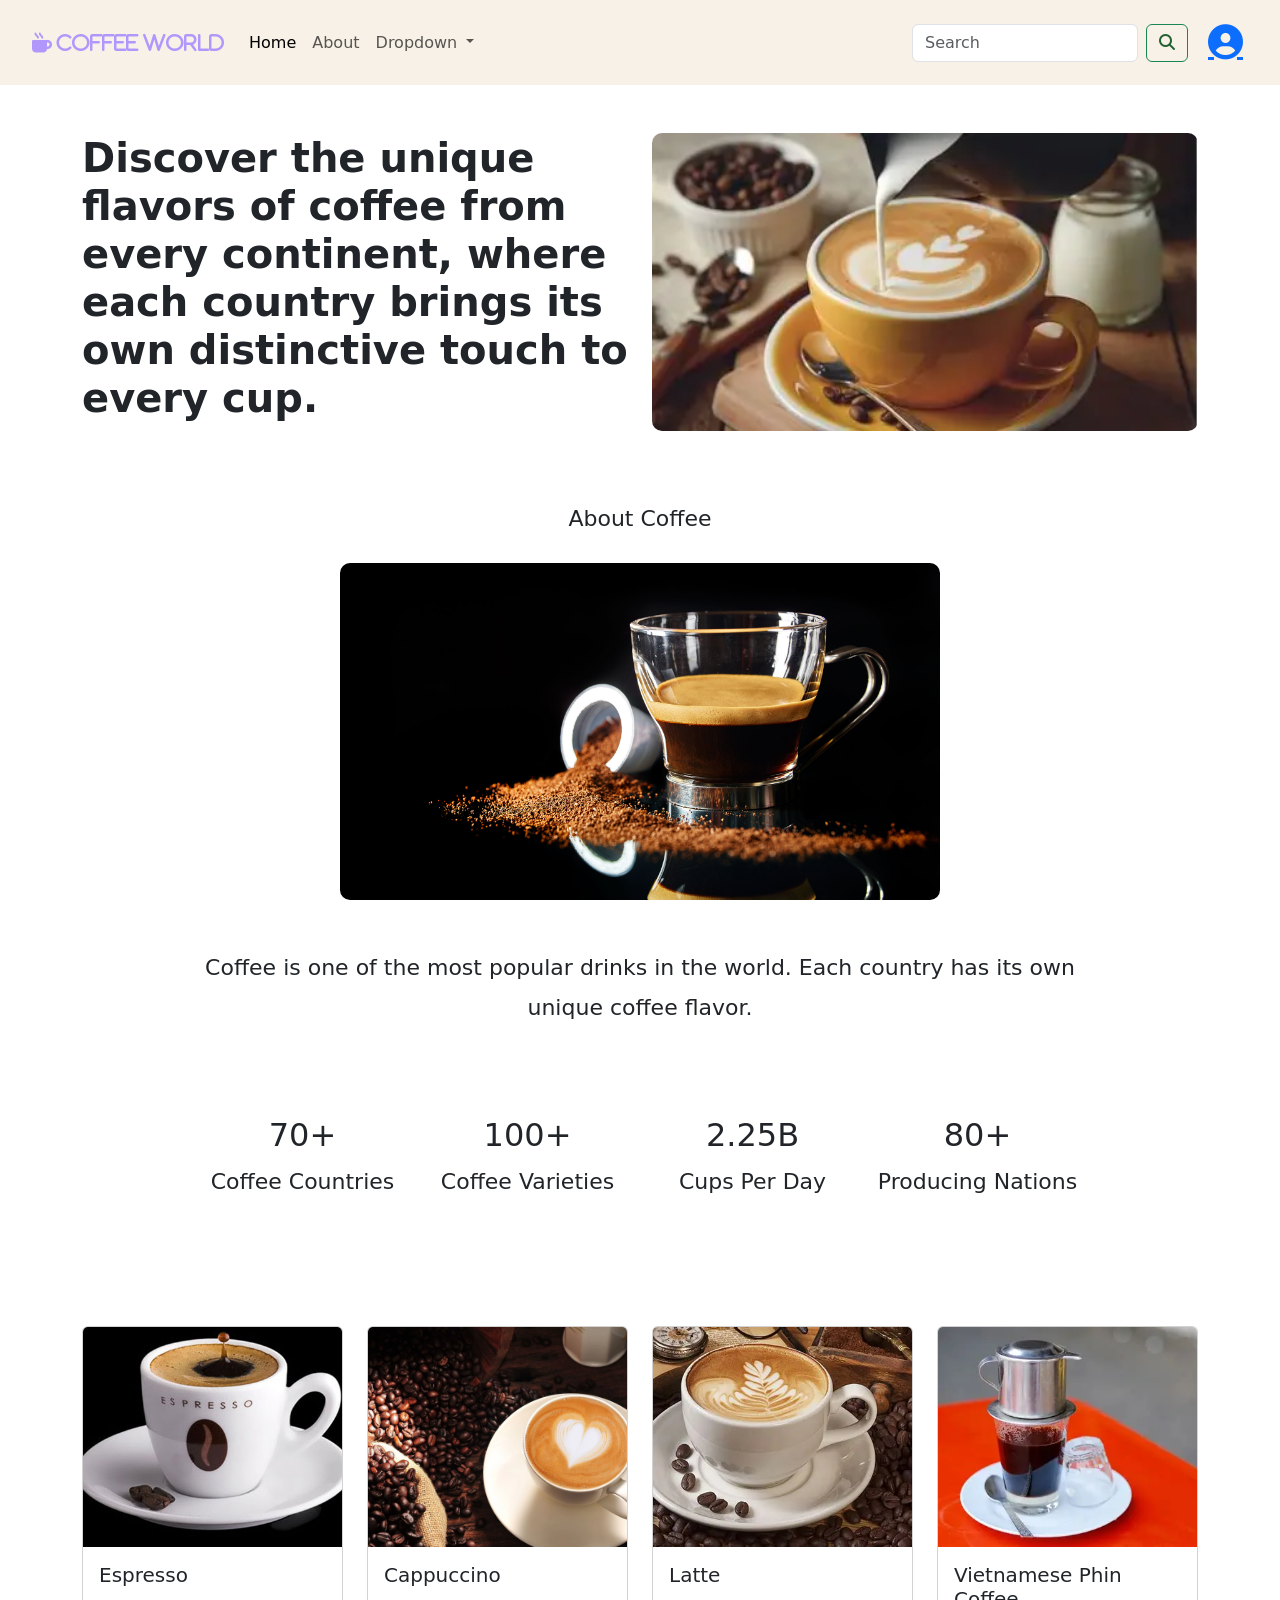
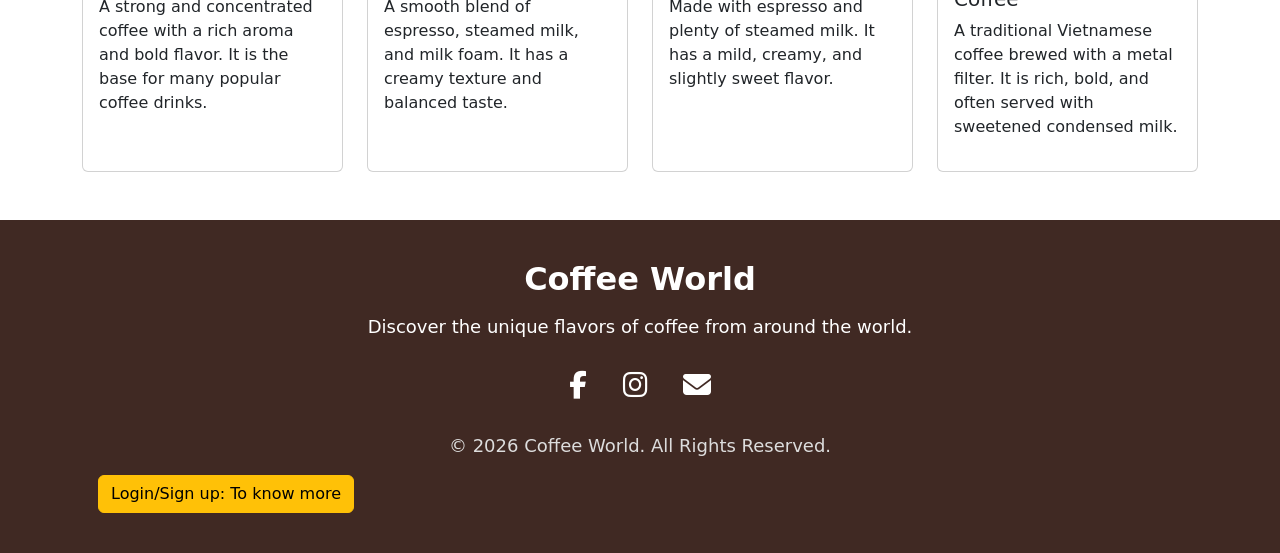
<file: index.html>
<!DOCTYPE html>
<html lang="en">

<head>
    <meta charset="UTF-8">
    <meta name="viewport" content="width=device-width, initial-scale=1.0">
    <title>Coffee world</title>
    <link href="https://cdn.jsdelivr.net/npm/bootstrap@5.3.8/dist/css/bootstrap.min.css" rel="stylesheet"
        integrity="sha384-sRIl4kxILFvY47J16cr9ZwB07vP4J8+LH7qKQnuqkuIAvNWLzeN8tE5YBujZqJLB" crossorigin="anonymous">
    <link rel="stylesheet" href="https://cdnjs.cloudflare.com/ajax/libs/font-awesome/6.7.2/css/all.min.css">
    <link rel="stylesheet" href="main.css">
</head>

<body>
    <nav class="navbar navbar-expand-lg bg-body-tertiary">
        <div class="container-fluid">
            <a class="navbar-brand" href="#">
                <i class="fa-solid fa-mug-hot" style="color: rgb(177, 151, 252);"> Coffee World</i>
            </a>
            <button class="navbar-toggler" type="button" data-bs-toggle="collapse"
                data-bs-target="#navbarSupportedContent">
                <span class="navbar-toggler-icon"></span>
            </button>
            <div class="collapse navbar-collapse" id="navbarSupportedContent">
                <ul class="navbar-nav me-auto mb-2 mb-lg-0">
                    <li class="nav-item">
                        <a class="nav-link active" aria-current="page" href="#">Home</a>
                    </li>
                    <li class="nav-item">
                        <a class="nav-link" href="#about-coffee">About</a>
                    </li>
                    <li class="nav-item dropdown">
                        <a class="nav-link dropdown-toggle" href="#" role="button" data-bs-toggle="dropdown"
                            aria-expanded="false">
                            Dropdown
                        </a>
                        <ul class="dropdown-menu">
                            <li><a class="dropdown-item" href="login.html">Log in</a></li>
                            <li><a class="dropdown-item" href="signup.html">Sign up</a></li>
                            <li>
                                <hr class="dropdown-divider">
                            </li>
                            <li><a class="dropdown-item" href="#">Log out</a></li>
                        </ul>
                    </li>
                </ul>
                <form class="d-flex" role="search">
                    <input class="form-control me-2" type="search" placeholder="Search" aria-label="Search" />
                    <button class="btn btn-outline-success" type="submit">
                        <i class="fa-solid fa-magnifying-glass" style="color: rgb(35, 98, 51);"></i>
                    </button>
                </form>
                <a class="user-btn" href="#">
                    <i class="fa-solid fa-circle-user"></i>
                </a>
            </div>
        </div>
    </nav>

    <div class="container mt-5 hero-section">
        <div class="row align-items-center">
            <div class="col-lg-6">
                <h1>Discover the unique flavors of coffee from every continent, where each country
                    brings its own distinctive touch to every cup.</h1>
            </div>
            <div class="col-lg-6">

                <img class="title-image img-fluid" src="OIP.webp" alt="Coffee">

            </div>
        </div>
    </div>

    <div class="container py-5" id="about-coffee">
        <h2 class="text-center mb-4">
            About Coffee
        </h2>
        <img src="hinh-cafe-va-bot-cafe.jpg" class="about-img" alt="Cafe">
        <p class="text-center mt-5">
            Coffee is one of the most popular drinks in the world.
            Each country has its own unique coffee flavor.
        </p>
    </div>
    <section class="statistics">
        <div class="container">
            <div class="row text-center">
                <div class="col-md-3">
                    <h2>70+</h2>
                    <p>Coffee Countries</p>
                </div>
                <div class="col-md-3">
                    <h2>100+</h2>
                    <p>Coffee Varieties</p>
                </div>
                <div class="col-md-3">
                    <h2>2.25B</h2>
                    <p>Cups Per Day</p>
                </div>
                <div class="col-md-3">
                    <h2>80+</h2>
                    <p>Producing Nations</p>
                </div>
            </div>
        </div>
    </section>
    <div class="container py-5 about">
        <div class="row">
            <div class="col-lg-3 col-md-6">
                <a href="espresso.html" class="coffee-link">
                    <div class="card h-100">
                        <img src="thuc-uong-epresso-la-gi.jpg" class="card-img-top">
                        <div class="card-body">
                            <h5>Espresso</h5>
                            <p>A strong and concentrated coffee with a rich aroma and bold flavor. It is the base
                                for many popular coffee drinks.</p>
                        </div>
                    </div>
                </a>
            </div>
            <div class="col-lg-3 col-md-6">
                <a href="cappuccino.html" class="coffee-link">
                    <div class="card h-100">
                        <img src="tim-hieu-ve-ca-phe-y-ca-phe-cappuccino-do-uong-thinh-hanh-4.webp"
                            class="card-img-top">
                        <div class="card-body">
                            <h5>Cappuccino</h5>
                            <p>A smooth blend of espresso, steamed milk, and milk foam. It has a creamy texture and
                                balanced taste.</p>
                        </div>
                    </div>
                </a>
            </div>
            <div class="col-lg-3 col-md-6">
                <a href="latte.html" class="coffee-link">
                    <div class="card h-100">
                        <img src="OIP (1).webp" class="card-img-top">
                        <div class="card-body">
                            <h5>Latte</h5>
                            <p>Made with espresso and plenty of steamed milk. It has a mild, creamy, and slightly
                                sweet flavor.</p>
                        </div>
                    </div>
                </a>
            </div>
            <div class="col-lg-3 col-md-6">
                <a href="phin.html" class="coffee-link">
                    <div class="card h-100">
                        <img src="OIP (2).webp" class="card-img-top">
                        <div class="card-body">
                            <h5>Vietnamese Phin Coffee</h5>
                            <p>A traditional Vietnamese coffee brewed with a metal filter. It is rich, bold, and
                                often served with sweetened condensed milk.</p>
                        </div>
                    </div>
                </a>
            </div>
        </div>
    </div>
    <footer class="footer">
        <div class="container">
            <h2>Coffee World</h2>
            <p>
                Discover the unique flavors of coffee from around the world.
            </p>
            <div class="social-icons">
                <a href="https://www.facebook.com/"><i class="fa-brands fa-facebook-f"></i></a>
                <a href="https://www.instagram.com/"><i class="fa-brands fa-instagram"></i></a>
                <a href="https://mail.google.com/">
                    <i class="fa-solid fa-envelope"></i>
                </a>
            </div>
            <p class="copyright">
                © 2026 Coffee World. All Rights Reserved.
            </p>
            <div class="d-flex ms-3">
                <a href="login.html" class="btn btn-warning">Login/Sign up: To know more</a>
            </div>
        </div>
    </footer>
    <script src="https://cdn.jsdelivr.net/npm/bootstrap@5.3.8/dist/js/bootstrap.bundle.min.js"
        integrity="sha384-FKyoEForCGlyvwx9Hj09JcYn3nv7wiPVlz7YYwJrWVcXK/BmnVDxM+D2scQbITxI"
        crossorigin="anonymous"></script>
</body>

</html>
</file>
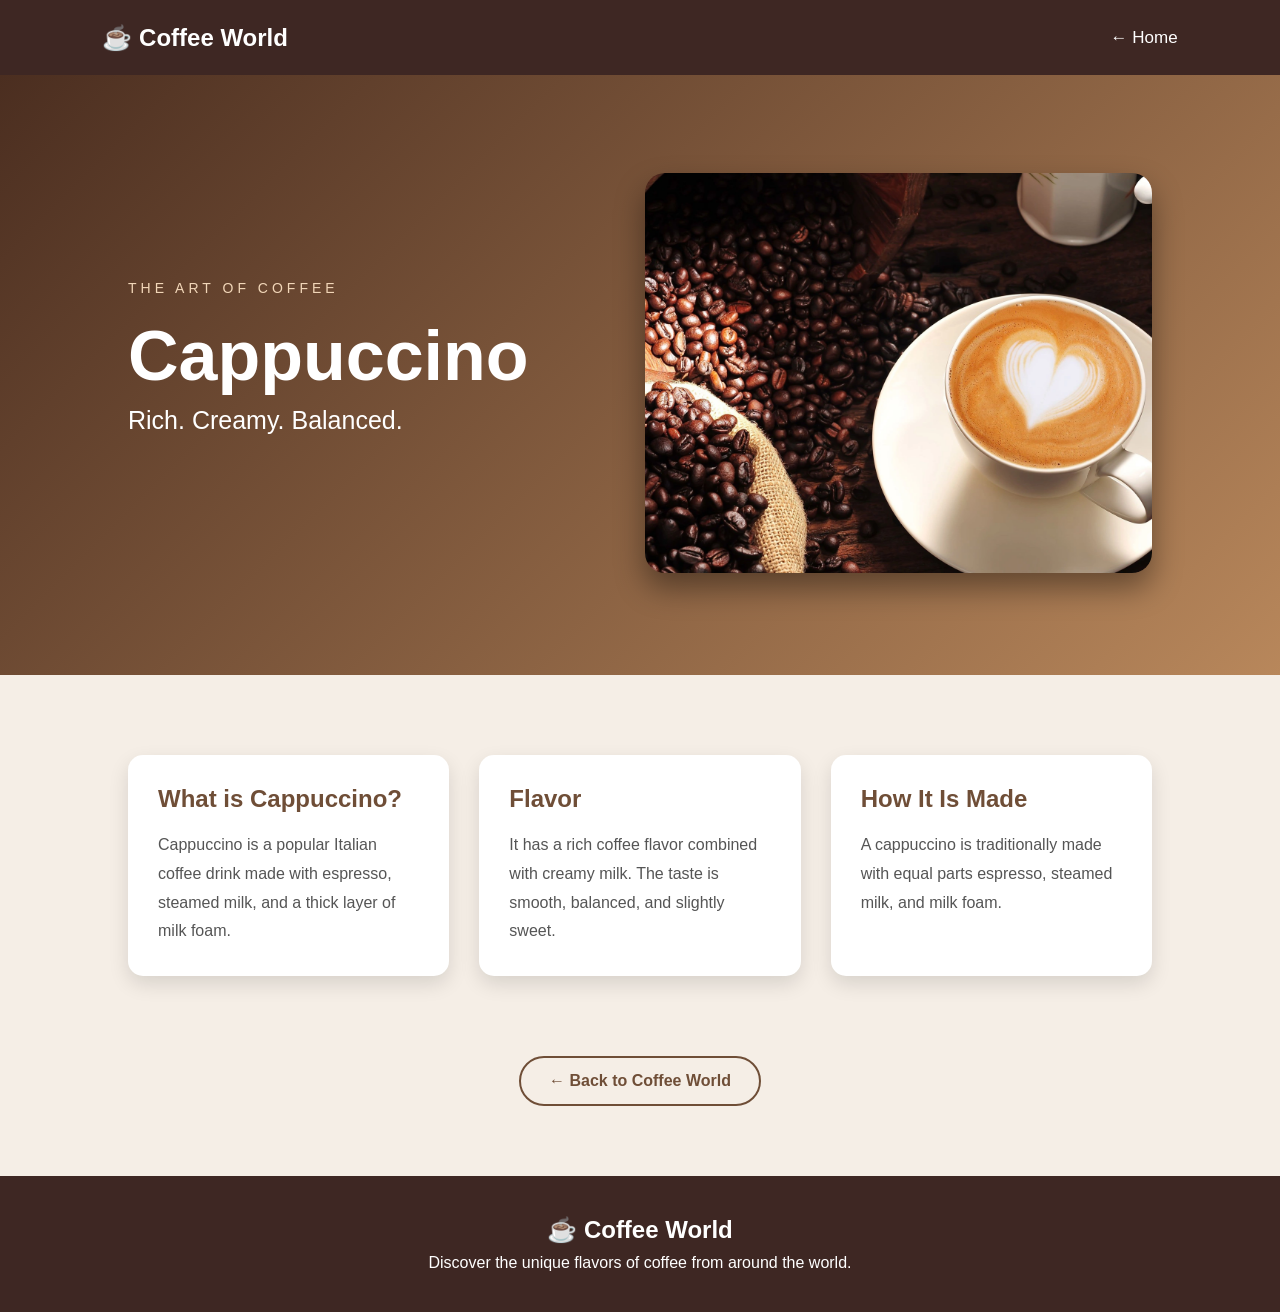
<file: cappuccino.html>
<!DOCTYPE html>
<html lang="en">

<head>
    <meta charset="UTF-8">
    <meta name="viewport" content="width=device-width, initial-scale=1.0">

    <title>Cappuccino - Coffee World</title>

    <link rel="stylesheet" href="cappuccino.css">
</head>

<body>
    <nav class="navbar">
        <div class="logo">
            ☕ Coffee World
        </div>
        <a href="main.html" class="back-home">
            ← Home
        </a>
    </nav>
    <section class="cappuccino-hero">
        <div class="hero-text">
            <p class="small-title">
                THE ART OF COFFEE
            </p>
            <h1>Cappuccino</h1>
            <p>
                Rich. Creamy. Balanced.
            </p>
        </div>
        <div class="hero-image">
            <img src="tim-hieu-ve-ca-phe-y-ca-phe-cappuccino-do-uong-thinh-hanh-4.webp" alt="Cappuccino Coffee">
        </div>
    </section>
    <section class="details" id="details">
        <div class="info-box">
            <h2>What is Cappuccino?</h2>
            <p>
                Cappuccino is a popular Italian coffee drink made with
                espresso, steamed milk, and a thick layer of milk foam.
            </p>
        </div>
        <div class="info-box">
            <h2>Flavor</h2>
            <p>
                It has a rich coffee flavor combined with creamy milk.
                The taste is smooth, balanced, and slightly sweet.
            </p>
        </div>
        <div class="info-box">
            <h2>How It Is Made</h2>
            <p>
                A cappuccino is traditionally made with equal parts
                espresso, steamed milk, and milk foam.
            </p>
        </div>
    </section>
    <div class="back-section">

        <a href="main.html" class="back-btn">
            ← Back to Coffee World
        </a>
    </div>
    <footer>

        <h2>☕ Coffee World</h2>
        <p>
            Discover the unique flavors of coffee from around the world.
        </p>
    </footer>
</body>

</html>
</file>
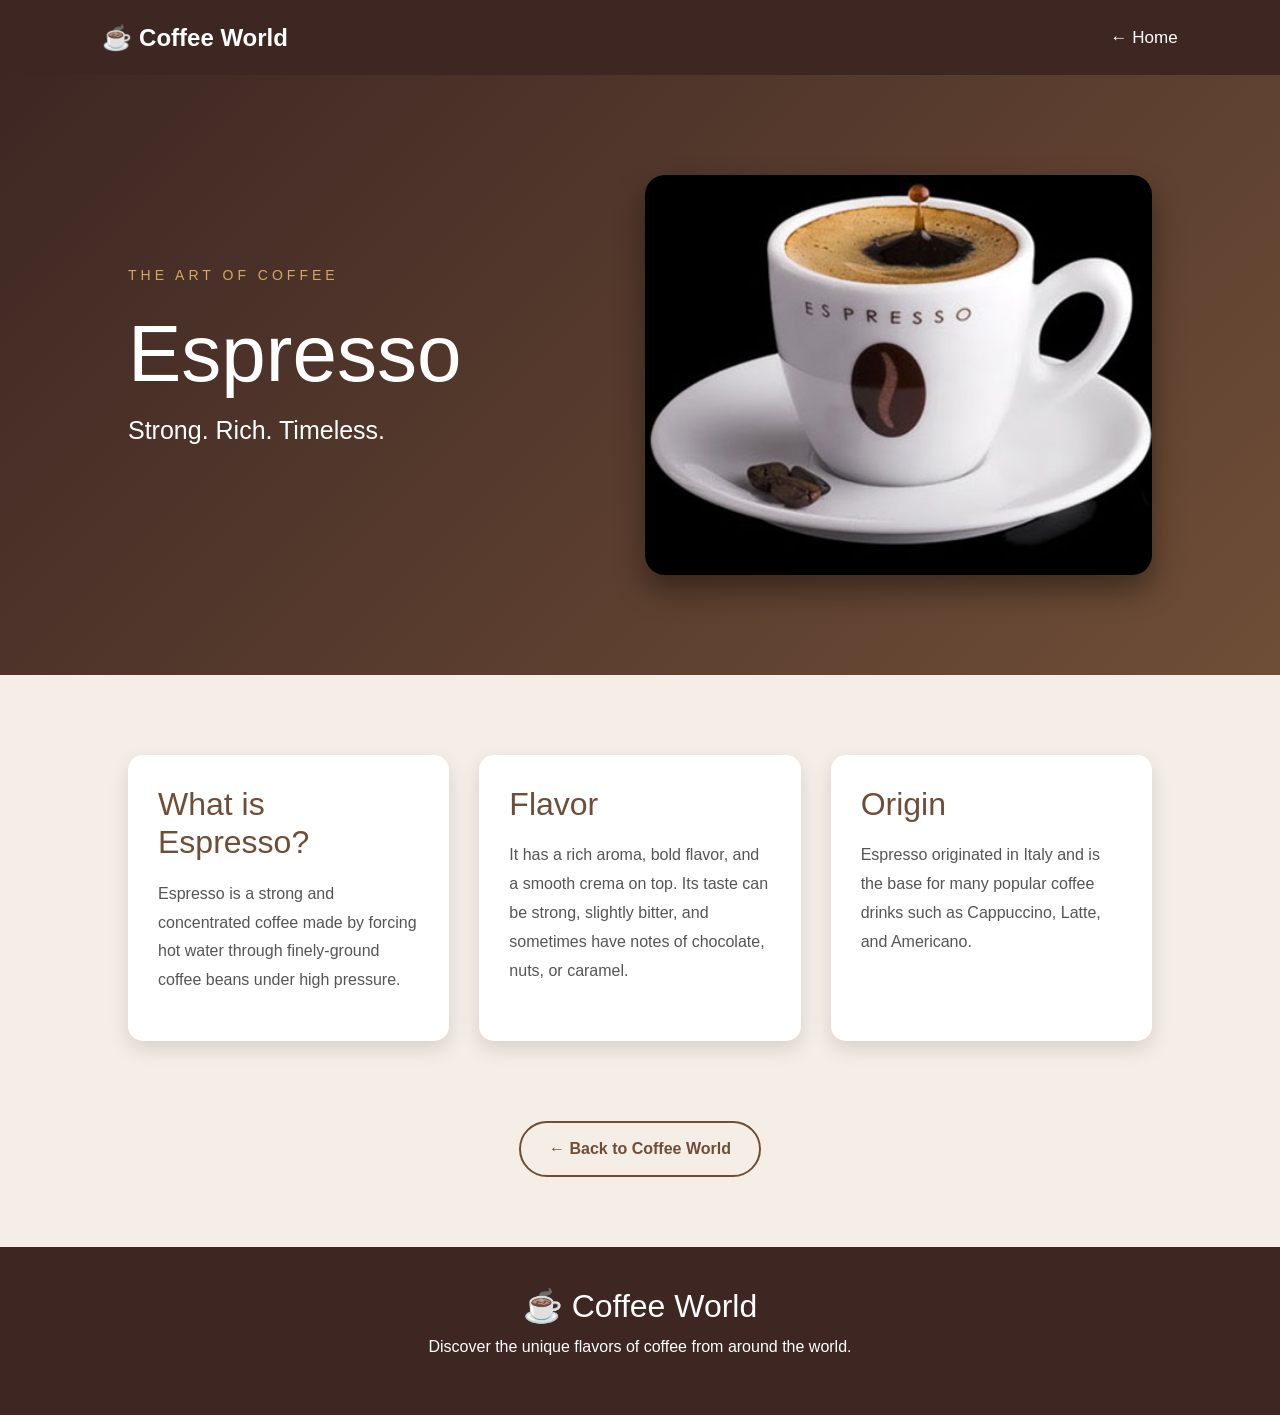
<file: espresso.html>
<!DOCTYPE html>
<html lang="en">

<head>
    <meta charset="UTF-8">
    <meta name="viewport" content="width=device-width, initial-scale=1.0">
    <title>Espresso - Coffee World</title>
    <link href="https://cdn.jsdelivr.net/npm/bootstrap@5.3.8/dist/css/bootstrap.min.css" rel="stylesheet">
    <link rel="stylesheet" href="espresso.css">
</head>

<body>
    <nav class="navbar">
        <div class="logo">
            ☕ Coffee World
        </div>
        <a href="main.html" class="back-home">
            ← Home
        </a>
    </nav>
    <section class="espresso-hero">
        <div class="hero-text">
            <p class="small-title">THE ART OF COFFEE</p>
            <h1>Espresso</h1>
            <p>
                Strong. Rich. Timeless.
            </p>
        </div>
        <div class="hero-image">
            <img src="thuc-uong-epresso-la-gi.jpg" alt="Espresso Coffee">
        </div>
    </section>
    <!-- Information -->
    <section class="details" id="details">
        <div class="info-box">
            <h2>What is Espresso?</h2>
            <p>
                Espresso is a strong and concentrated coffee made by forcing
                hot water through finely-ground coffee beans under high pressure.
            </p>
        </div>
        <div class="info-box">
            <h2>Flavor</h2>
            <p>
                It has a rich aroma, bold flavor, and a smooth crema on top.
                Its taste can be strong, slightly bitter, and sometimes have
                notes of chocolate, nuts, or caramel.
            </p>
        </div>
        <div class="info-box">
            <h2>Origin</h2>
            <p>
                Espresso originated in Italy and is the base for many popular
                coffee drinks such as Cappuccino, Latte, and Americano.
            </p>
        </div>
    </section>
    <div class="back-section">
        <a href="main.html" class="back-btn">
            ← Back to Coffee World
        </a>
    </div>
    <footer>
        <h2>☕ Coffee World</h2>
        <p>Discover the unique flavors of coffee from around the world.</p>
    </footer>
</body>

</html>
</file>
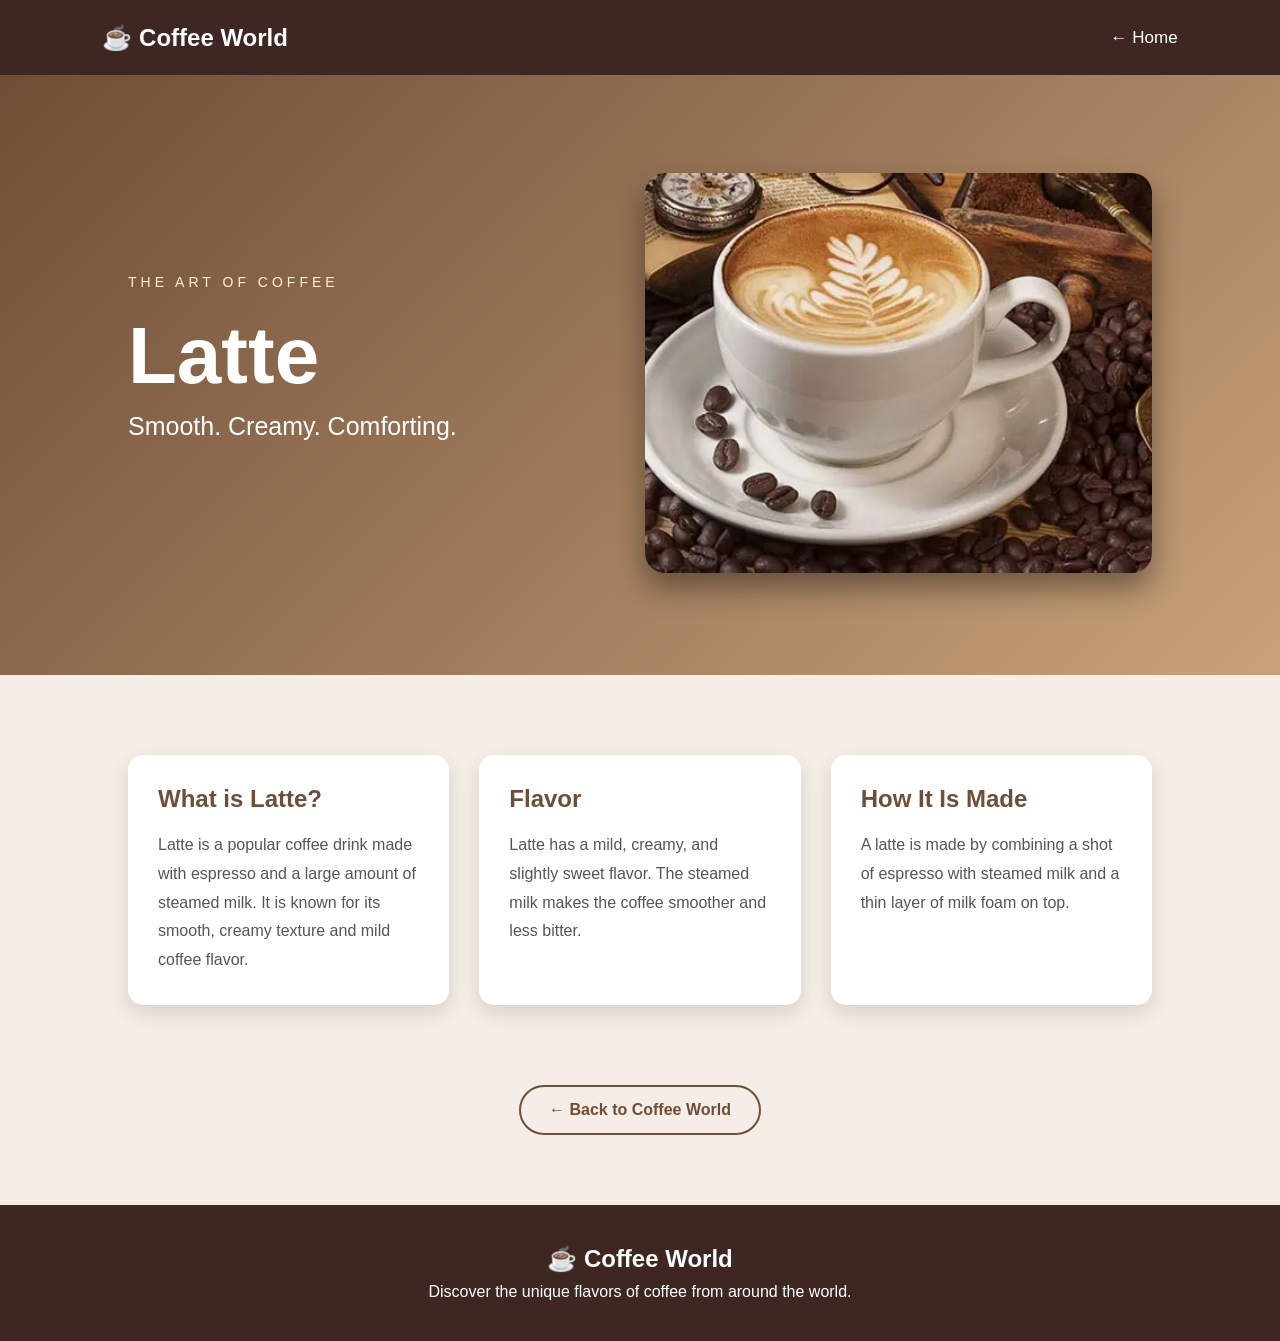
<file: latte.html>
<!DOCTYPE html>
<html lang="en">

<head>
    <meta charset="UTF-8">
    <meta name="viewport" content="width=device-width, initial-scale=1.0">
    <title>Latte - Coffee World</title>

    <link rel="stylesheet" href="latte.css">
</head>

<body>
    <nav class="navbar">
        <div class="logo">
            ☕ Coffee World
        </div>
        <a href="main.html" class="back-home">
            ← Home
        </a>
    </nav>
    <section class="latte-hero">
        <div class="hero-text">
            <p class="small-title">THE ART OF COFFEE</p>
            <h1>Latte</h1>
            <p>
                Smooth. Creamy. Comforting.
            </p>
        </div>
        <div class="hero-image">
            <img src="OIP (1).webp" alt="Latte Coffee">
        </div>
    </section>
    <section class="details" id="details">
        <div class="info-box">
            <h2>What is Latte?</h2>
            <p>
                Latte is a popular coffee drink made with espresso and
                a large amount of steamed milk. It is known for its smooth,
                creamy texture and mild coffee flavor.
            </p>
        </div>
        <div class="info-box">
            <h2>Flavor</h2>
            <p>
                Latte has a mild, creamy, and slightly sweet flavor.
                The steamed milk makes the coffee smoother and less bitter.
            </p>

        </div>
        <div class="info-box">
            <h2>How It Is Made</h2>
            <p>
                A latte is made by combining a shot of espresso with
                steamed milk and a thin layer of milk foam on top.
            </p>
        </div>
    </section>
    <div class="back-section">
        <a href="main.html" class="back-btn">
            ← Back to Coffee World
        </a>
    </div>
    <footer>
        <h2>☕ Coffee World</h2>
        <p>
            Discover the unique flavors of coffee from around the world.
        </p>
    </footer>
</body>

</html>
</file>
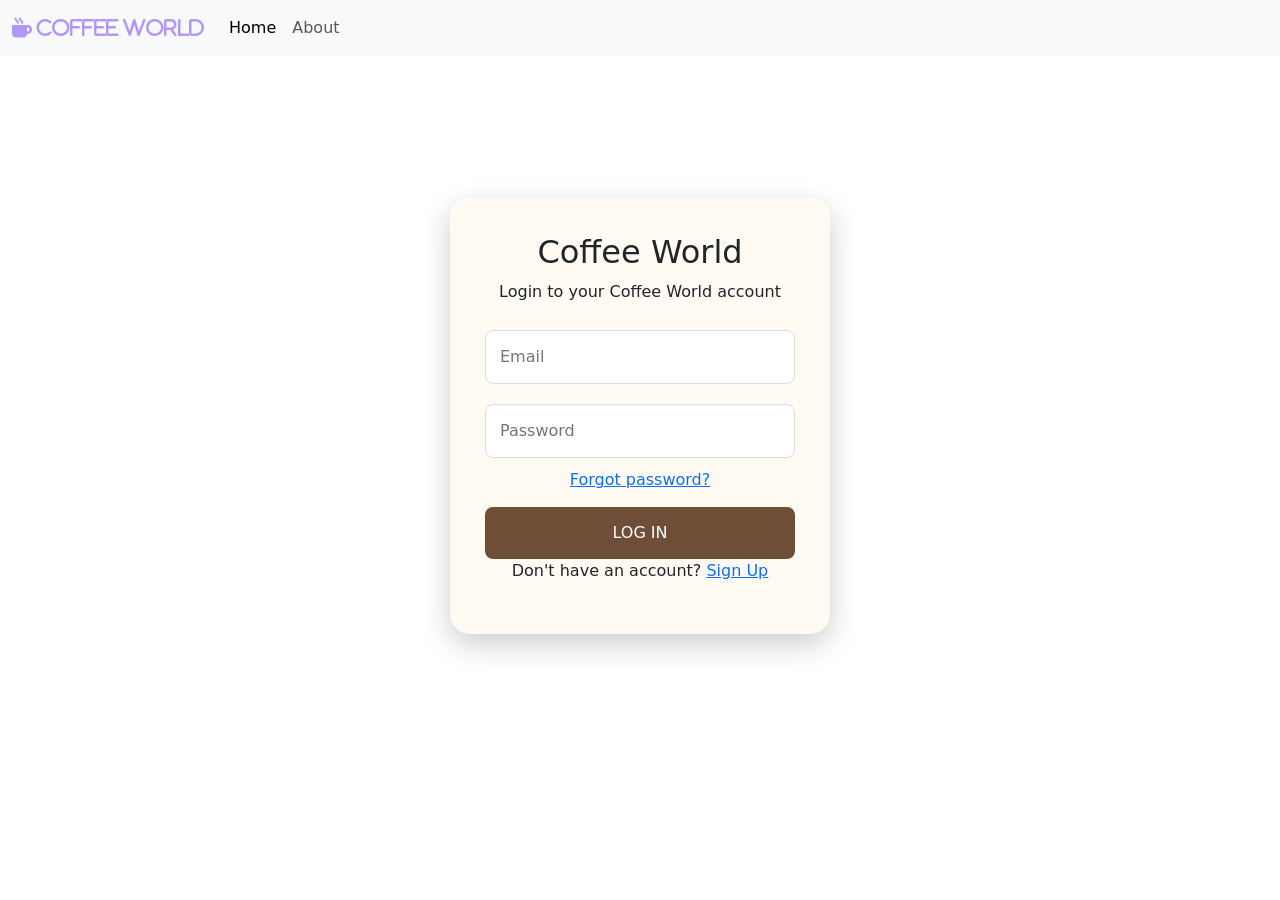
<file: login.html>
<!DOCTYPE html>
<html lang="en">

<head>
    <meta charset="UTF-8">
    <meta name="viewport" content="width=device-width, initial-scale=1.0">
    <title>Log in</title>
    <link href="https://cdn.jsdelivr.net/npm/bootstrap@5.3.8/dist/css/bootstrap.min.css" rel="stylesheet"
        integrity="sha384-sRIl4kxILFvY47J16cr9ZwB07vP4J8+LH7qKQnuqkuIAvNWLzeN8tE5YBujZqJLB" crossorigin="anonymous">
    <link rel="stylesheet" href="https://cdnjs.cloudflare.com/ajax/libs/font-awesome/6.7.2/css/all.min.css">
    <link rel="stylesheet" href="login.css">
</head>

<body>
    <nav class="navbar navbar-expand-lg bg-body-tertiary">
        <div class="container-fluid">
            <a class="navbar-brand" href="#">
                <i class="fa-solid fa-mug-hot" style="color: rgb(177, 151, 252);"> Coffee World</i>
            </a>
            <button class="navbar-toggler" type="button" data-bs-toggle="collapse"
                data-bs-target="#navbarSupportedContent">
                <span class="navbar-toggler-icon"></span>
            </button>
            <div class="collapse navbar-collapse" id="navbarSupportedContent">
                <ul class="navbar-nav me-auto mb-2 mb-lg-0">
                    <li class="nav-item">
                        <a class="nav-link active" aria-current="page" href="main.html">Home</a>
                    </li>
                    <li class="nav-item">
                        <a class="nav-link" href="#">About</a>
                    </li>
                </ul>
            </div>
        </div>
    </nav>
    <div class="auth-container">
        <div class="auth-box">
            <h2>Coffee World</h2>
            <p>Login to your Coffee World account</p>
            <form>
                <input type="email" placeholder="Email" required>
                <input type="password" placeholder="Password" required>
                <a href="#" class="forgot">
                    Forgot password?
                </a>
                <a href="main.html" class="auth-button">
                    LOG IN
                </a>
            </form>
            <p class="switch">
                Don't have an account?
                <a href="signup.html">
                    Sign Up
                </a>
            </p>
        </div>
    </div>
    <script src="https://cdn.jsdelivr.net/npm/bootstrap@5.3.8/dist/js/bootstrap.bundle.min.js"
        integrity="sha384-FKyoEForCGlyvwx9Hj09JcYn3nv7wiPVlz7YYwJrWVcXK/BmnVDxM+D2scQbITxI"
        crossorigin="anonymous"></script>
</body>

</html>
</file>
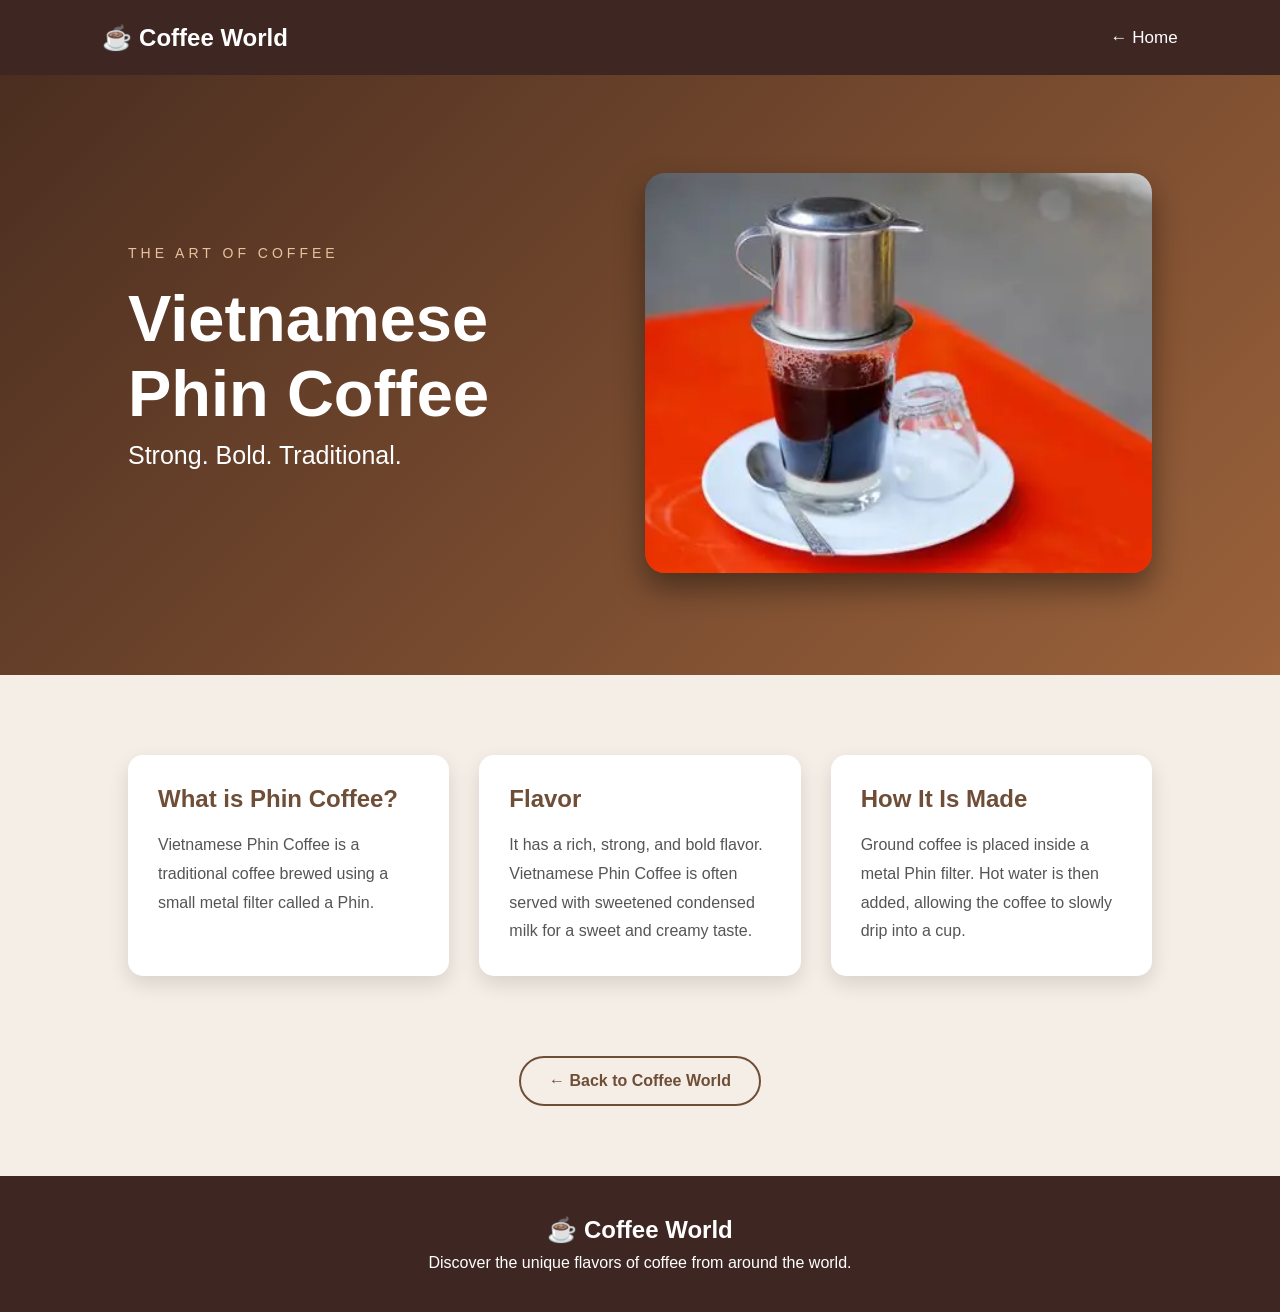
<file: phin.html>
<!DOCTYPE html>
<html lang="en">

<head>
    <meta charset="UTF-8">
    <meta name="viewport" content="width=device-width, initial-scale=1.0">

    <title>Vietnamese Phin Coffee - Coffee World</title>

    <link rel="stylesheet" href="phin.css">
</head>

<body>
    <nav class="navbar">
        <div class="logo">
            ☕ Coffee World
        </div>
        <a href="main.html" class="back-home">
            ← Home
        </a>
    </nav>
    <section class="phin-hero">
        <div class="hero-text">
            <p class="small-title">
                THE ART OF COFFEE
            </p>
            <h1>Vietnamese Phin Coffee</h1>
            <p>
                Strong. Bold. Traditional.
            </p>
        </div>
        <div class="hero-image">
            <img src="OIP (2).webp" alt="Vietnamese Phin Coffee">
        </div>
    </section>
    <section class="details" id="details">
        <div class="info-box">
            <h2>What is Phin Coffee?</h2>
            <p>
                Vietnamese Phin Coffee is a traditional coffee brewed
                using a small metal filter called a Phin.
            </p>
        </div>
        <div class="info-box">
            <h2>Flavor</h2>
            <p>
                It has a rich, strong, and bold flavor.
                Vietnamese Phin Coffee is often served with
                sweetened condensed milk for a sweet and creamy taste.
            </p>
        </div>
        <div class="info-box">
            <h2>How It Is Made</h2>
            <p>
                Ground coffee is placed inside a metal Phin filter.
                Hot water is then added, allowing the coffee to slowly
                drip into a cup.
            </p>
        </div>
    </section>
    <div class="back-section">

        <a href="main.html" class="back-btn">
            ← Back to Coffee World
        </a>
    </div>
    <footer>
        <h2>☕ Coffee World</h2>
        <p>
            Discover the unique flavors of coffee from around the world.
        </p>
    </footer>
</body>

</html>
</file>
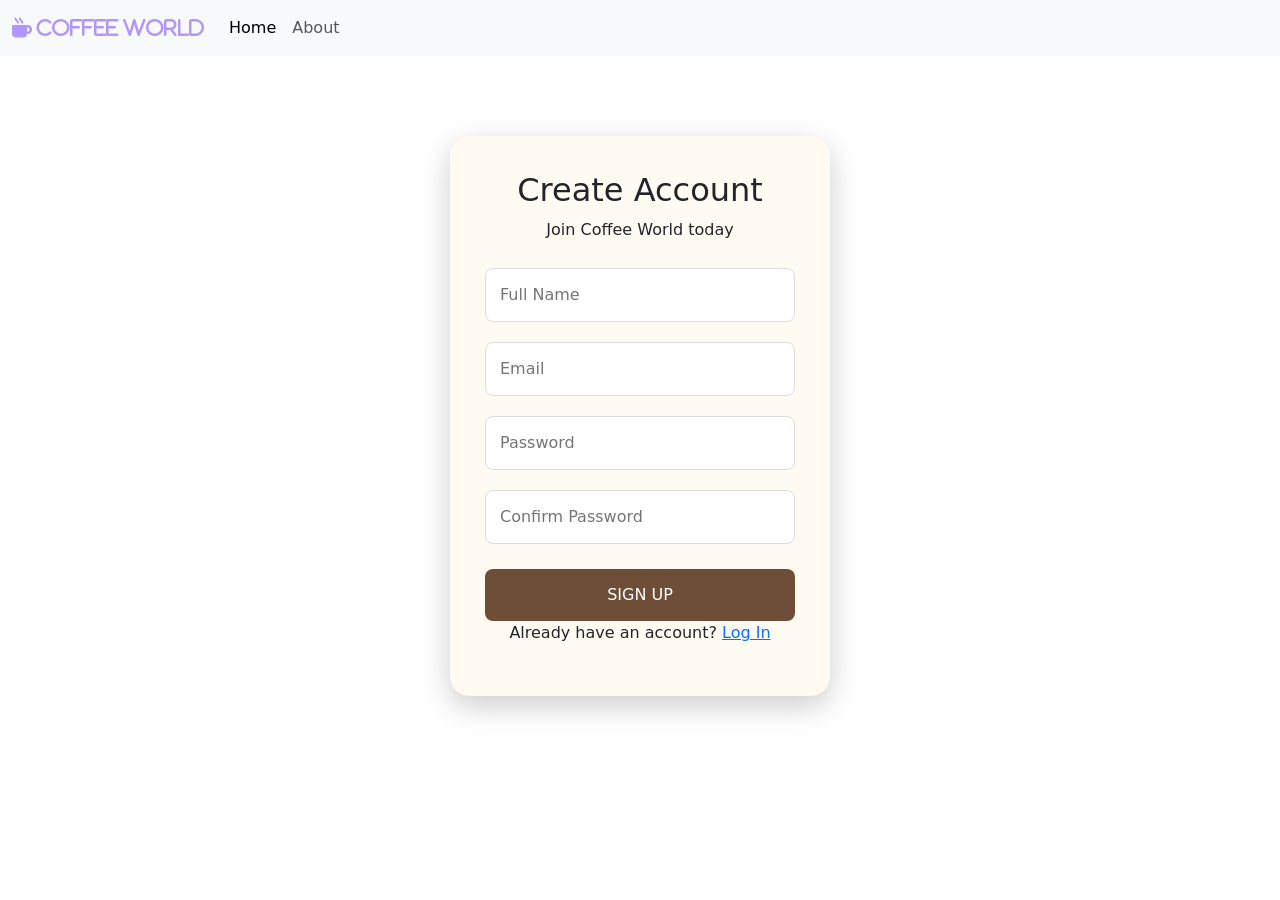
<file: signup.html>
<!DOCTYPE html>
<html lang="en">

<head>
    <meta charset="UTF-8">
    <meta name="viewport" content="width=device-width, initial-scale=1.0">
    <title>Sign up</title>
    <link href="https://cdn.jsdelivr.net/npm/bootstrap@5.3.8/dist/css/bootstrap.min.css" rel="stylesheet"
        integrity="sha384-sRIl4kxILFvY47J16cr9ZwB07vP4J8+LH7qKQnuqkuIAvNWLzeN8tE5YBujZqJLB" crossorigin="anonymous">
    <link rel="stylesheet" href="https://cdnjs.cloudflare.com/ajax/libs/font-awesome/6.7.2/css/all.min.css">
    <link rel="stylesheet" href="signup.css">
</head>

<body>
    <nav class="navbar navbar-expand-lg bg-body-tertiary">
        <div class="container-fluid">
            <a class="navbar-brand" href="#">
                <i class="fa-solid fa-mug-hot" style="color: rgb(177, 151, 252);"> Coffee World</i>
            </a>
            <button class="navbar-toggler" type="button" data-bs-toggle="collapse"
                data-bs-target="#navbarSupportedContent">
                <span class="navbar-toggler-icon"></span>
            </button>
            <div class="collapse navbar-collapse" id="navbarSupportedContent">
                <ul class="navbar-nav me-auto mb-2 mb-lg-0">
                    <li class="nav-item">
                        <a class="nav-link active" aria-current="page" href="main.html">Home</a>
                    </li>
                    <li class="nav-item">
                        <a class="nav-link" href="#">About</a>
                    </li>
                </ul>
            </div>
        </div>
    </nav>
    <div class="auth-container">
        <div class="auth-box" id="signup">
            <h2>Create Account</h2>
            <p>Join Coffee World today</p>
            <form>
                <input type="text" placeholder="Full Name" required>
                <input type="email" placeholder="Email" required>
                <input type="password" placeholder="Password" required>
                <input type="password" placeholder="Confirm Password" required>
                <a href="main.html" class="auth-button">
                    SIGN UP
                </a>
            </form>
            <p class="switch">
                Already have an account?
                <a href="login.html">
                    Log In
                </a>
            </p>
        </div>
    </div>
    <script src="https://cdn.jsdelivr.net/npm/bootstrap@5.3.8/dist/js/bootstrap.bundle.min.js"
        integrity="sha384-FKyoEForCGlyvwx9Hj09JcYn3nv7wiPVlz7YYwJrWVcXK/BmnVDxM+D2scQbITxI"
        crossorigin="anonymous"></script>
</body>

</html>
</file>
<file: main.css>
.navbar {
    background-color: #F8F1E7 !important;
    padding: 20px 20px;
}

.row {
    align-items: center;
    margin-top: 40px;
}

.col-lg-6 h1 {
    font-weight: bold;
    line-height: 1.2;
}

.title-image {
    width: 100%;
    border-radius: 10px;
}

.header {
    display: flex;
    justify-content: space-between;
    align-items: center;
}

.hero {
    height: 100%;
    display: flex;
    justify-content: center;
    align-items: center;
}

.card {
    height: 100%;
    display: flex;
    flex-direction: column;
}

.card:hover {
    transform: translateY(-8px);
    box-shadow: 0 8px 20px rgba(0, 0, 0, .2);
}

.card img {
    height: 220px;
    object-fit: cover;
}

.card-title {
    font-weight: 700;
}

.about-img {
    width: 100%;
    max-width: 600px;
    display: block;
    margin: 20px auto;
    border-radius: 10px;
}

.text-center {
    font-size: 22px;
    line-height: 1.8;
    max-width: 900px;
    margin: 20px auto;
    text-align: center;
}

footer {
    text-align: center;
    background-color: #402923;
    color: white;
    padding: 40px;
    width: 100%;
    min-height: 40px;
    margin: 0;
}

.footer h2 {
    font-size: 32px;
    font-weight: bold;
    margin-bottom: 15px;
}

.footer p {
    font-size: 18px;
}

.social-icons {
    margin: 25px 0;
}

.social-icons a {
    color: white;
    font-size: 28px;
    margin: 0 15px;
    transition: .3s;
}

.social-icons a:hover {
    color: #D4A762;
}

.footer hr {
    border: 1px solid rgba(255, 255, 255, .3);
    width: 80%;
    margin: 20px auto;
}

.copyright {
    font-size: 15px;
    color: #ddd;
}

.coffee-link {
    display: flex;
    width: 100%;
    height: 100%;
    text-decoration: none;
    color: inherit;
}

.coffee-link:hover {
    color: inherit;
}

.card {
    width: 100%;
    height: 100%;
    transition: 0.3s;
}

.card:hover {
    transform: translateY(-8px);
    box-shadow: 0 8px 20px rgba(0, 0, 0, 0.2);
}

.about .col-lg-3 {
    display: flex;
}

.about .row {
    display: flex;
    align-items: stretch;
}

.user-btn {
    width: 45px;
    height: 45px;
    cursor: pointer;
    display: flex;
    align-items: center;
    justify-content: center;
    margin-left: 15px;
}

.user-btn i {
    font-size: 35px;
}
</file>
<file: cappuccino.css>
* {
    margin: 0;
    padding: 0;
    box-sizing: border-box;
}

body {
    font-family: Arial, sans-serif;
    background: #f5eee6;
    color: #3e2723;
}

.navbar {
    height: 75px;
    padding: 0 8%;
    display: flex;
    justify-content: space-between;
    align-items: center;
    background: #3e2723;
}

.logo {
    color: white;
    font-size: 24px;
    font-weight: bold;
}

.back-home {
    color: white;
    text-decoration: none;
    font-size: 17px;
}

.back-home:hover {
    color: #d4a762;
}

.cappuccino-hero {
    min-height: 600px;
    padding: 70px 10%;
    display: flex;
    align-items: center;
    justify-content: space-between;
    gap: 60px;
    background: linear-gradient(135deg,#4b2e20,#b8875b);
}

.hero-text {
    width: 45%;
    color: white;
}

.small-title {
    letter-spacing: 4px;
    font-size: 14px;
    color: #f1d6b8;
    margin-bottom: 20px;
}

.hero-text h1 {
    font-size: 70px;
    margin-bottom: 10px;
}

.hero-text>p:not(.small-title) {
    font-size: 25px;
    margin-bottom: 35px;
}

.hero-image {
    width: 50%;
}

.hero-image img {
    width: 100%;
    height: 400px;
    object-fit: cover;
    border-radius: 20px;
    box-shadow: 0 15px 30px rgba(0, 0, 0, 0.4);
}


.details {
    padding: 80px 10%;
    display: grid;
    grid-template-columns: repeat(3, 1fr);
    gap: 30px;
}

.info-box {
    background: white;
    padding: 30px;
    border-radius: 15px;
    box-shadow: 0 8px 20px rgba(0, 0, 0, 0.12);
    transition: 0.3s;
}

.info-box:hover {
    transform: translateY(-8px);
}

.info-box h2 {
    margin-bottom: 18px;
    color: #6f4e37;
}

.info-box p {
    line-height: 1.8;
    color: #555;
}


.back-section {
    text-align: center;
    padding-bottom: 70px;
}

.back-btn {
    display: inline-block;
    padding: 14px 28px;
    border: 2px solid #6f4e37;
    border-radius: 30px;
    text-decoration: none;
    color: #6f4e37;
    font-weight: bold;
}

.back-btn:hover {
    background: #6f4e37;
    color: white;
}

footer {
    padding: 40px;
    text-align: center;
    background: #3e2723;
    color: white;
}

footer h2 {
    margin-bottom: 10px;
}
</file>
<file: espresso.css>
* {
    margin: 0;
    padding: 0;
    box-sizing: border-box;
}

body {
    font-family: Arial, sans-serif;
    background: #f5eee6;
    color: #3e2723;
}

.navbar {
    height: 75px;
    padding: 0 8%;
    display: flex;
    justify-content: space-between;
    align-items: center;
    background: #3e2723;
}

.logo {
    color: white;
    font-size: 24px;
    font-weight: bold;
}

.back-home {
    color: white;
    text-decoration: none;
    font-size: 17px;
}

.back-home:hover {
    color: #d4a762;
}

.espresso-hero {
    min-height: 600px;
    padding: 70px 10%;

    display: flex;
    align-items: center;
    justify-content: space-between;
    gap: 60px;

    background: linear-gradient(135deg,
            #3e2723,
            #6f4e37);
}

.hero-text {
    width: 45%;
    color: white;
}

.small-title {
    letter-spacing: 4px;
    font-size: 14px;
    color: #d4a762;
    margin-bottom: 20px;
}

.hero-text h1 {
    font-size: 80px;
    margin-bottom: 10px;
}

.hero-text>p:not(.small-title) {
    font-size: 25px;
    margin-bottom: 35px;
}

.hero-image {
    width: 50%;
}

.hero-image img {
    width: 100%;
    height: 400px;

    object-fit: cover;
    border-radius: 20px;

    box-shadow: 0 15px 30px rgba(0, 0, 0, 0.4);
}


.details {
    padding: 80px 10%;

    display: grid;
    grid-template-columns: repeat(3, 1fr);
    gap: 30px;
}

.info-box {
    background: white;
    padding: 30px;

    border-radius: 15px;

    box-shadow: 0 8px 20px rgba(0, 0, 0, 0.12);

    transition: 0.3s;
}

.info-box:hover {
    transform: translateY(-8px);
}

.info-box h2 {
    margin-bottom: 18px;
    color: #6f4e37;
}

.info-box p {
    line-height: 1.8;
    color: #555;
}

.back-section {
    text-align: center;
    padding-bottom: 70px;
}

.back-btn {
    display: inline-block;

    padding: 14px 28px;

    border: 2px solid #6f4e37;
    border-radius: 30px;

    text-decoration: none;
    color: #6f4e37;

    font-weight: bold;
}

.back-btn:hover {
    background: #6f4e37;
    color: white;
}

footer {
    padding: 40px;
    text-align: center;

    background: #3e2723;
    color: white;
}

footer h2 {
    margin-bottom: 10px;
}
</file>
<file: latte.css>
* {
    margin: 0;
    padding: 0;
    box-sizing: border-box;
}

body {
    font-family: Arial, sans-serif;
    background: #f5eee6;
    color: #3e2723;
}

.navbar {
    height: 75px;
    padding: 0 8%;
    display: flex;
    justify-content: space-between;
    align-items: center;
    background: #3e2723;
}

.logo {
    color: white;
    font-size: 24px;
    font-weight: bold;
}

.back-home {
    color: white;
    text-decoration: none;
    font-size: 17px;
}

.back-home:hover {
    color: #d4a762;
}

.latte-hero {
    min-height: 600px;
    padding: 70px 10%;
    display: flex;
    align-items: center;
    justify-content: space-between;
    gap: 60px;
    background: linear-gradient(135deg, #6f4e37, #c8a27a);
}

.hero-text {
    width: 45%;
    color: white;
}

.small-title {
    letter-spacing: 4px;
    font-size: 14px;
    color: #fff0c9;
    margin-bottom: 20px;
}

.hero-text h1 {
    font-size: 80px;
    margin-bottom: 10px;
}

.hero-text>p:not(.small-title) {
    font-size: 25px;
    margin-bottom: 35px;
}

.hero-image {
    width: 50%;
}

.hero-image img {
    width: 100%;
    height: 400px;
    object-fit: cover;
    border-radius: 20px;
    box-shadow: 0 15px 30px rgba(0, 0, 0, 0.4);
}

.details {
    padding: 80px 10%;
    display: grid;
    grid-template-columns: repeat(3, 1fr);
    gap: 30px;
}

.info-box {
    background: white;
    padding: 30px;
    border-radius: 15px;
    box-shadow: 0 8px 20px rgba(0, 0, 0, 0.12);
    transition: 0.3s;
}

.info-box:hover {
    transform: translateY(-8px);
}

.info-box h2 {
    margin-bottom: 18px;
    color: #6f4e37;
}

.info-box p {
    line-height: 1.8;
    color: #555;
}

.back-section {
    text-align: center;
    padding-bottom: 70px;
}

.back-btn {
    display: inline-block;
    padding: 14px 28px;
    border: 2px solid #6f4e37;
    border-radius: 30px;
    text-decoration: none;
    color: #6f4e37;
    font-weight: bold;
}

.back-btn:hover {
    background: #6f4e37;
    color: white;
}

footer {
    padding: 40px;
    text-align: center;
    background: #3e2723;
    color: white;
}

footer h2 {
    margin-bottom: 10px;
}
</file>
<file: login.css>
.auth-container {
    display: flex;
    justify-content: center;
    align-items: center;
    gap: 40px;

    min-height: 80vh;
}

.auth-box {
    width: 380px;
    padding: 35px;

    background: #fffaf2;
    border-radius: 20px;

    text-align: center;

    box-shadow: 0 10px 30px rgba(0, 0, 0, 0.2);
}

.auth-container {
    display: flex;
    justify-content: center;
    align-items: center;
    gap: 40px;
    min-height: 80vh;
}

.auth-box {
    width: 380px;
    padding: 35px;
    background: #fffaf2;
    border-radius: 20px;
    text-align: center;
    box-shadow: 0 10px 30px rgba(0, 0, 0, 0.2);
}

.auth-box input {
    width: 100%;
    padding: 14px;
    margin: 10px 0;
    border: 1px solid #ddd;
    border-radius: 8px;
    box-sizing: border-box;
    outline: none;
}

.auth-box input:focus {
    border-color: #6f4e37;
}

.auth-box form button {
    width: 100%;
    padding: 14px;
    margin-top: 15px;
    border: none;
    border-radius: 8px;
    background: #6f4e37;
    color: white;
    font-size: 16px;
    cursor: pointer;
}

.auth-box form button:hover {
    background: #4b2e20;
}

.auth-button {
    display: block;
    width: 100%;
    padding: 14px;
    margin-top: 15px;

    background: #6f4e37;
    color: white;

    border-radius: 8px;
    text-decoration: none;
    text-align: center;

    box-sizing: border-box;
}

.auth-button:hover {
    background: #4b2e20;
}
</file>
<file: phin.css>
* {
    margin: 0;
    padding: 0;
    box-sizing: border-box;
}

body {
    font-family: Arial, sans-serif;
    background: #f5eee6;
    color: #3e2723;
}

.navbar {
    height: 75px;
    padding: 0 8%;

    display: flex;
    justify-content: space-between;
    align-items: center;

    background: #3e2723;
}

.logo {
    color: white;
    font-size: 24px;
    font-weight: bold;
}

.back-home {
    color: white;
    text-decoration: none;
    font-size: 17px;
}

.back-home:hover {
    color: #d4a762;
}
.phin-hero {
    min-height: 600px;
    padding: 70px 10%;
    display: flex;
    align-items: center;
    justify-content: space-between;
    gap: 60px;
    background: linear-gradient(135deg,#4b2e20, #9b623b);
}

.hero-text {
    width: 45%;
    color: white;
}

.small-title {
    letter-spacing: 4px;
    font-size: 14px;
    color: #e7c29f;
    margin-bottom: 20px;
}

.hero-text h1 {
    font-size: 65px;
    margin-bottom: 10px;
}

.hero-text > p:not(.small-title) {
    font-size: 25px;
    margin-bottom: 35px;
}

.hero-image {
    width: 50%;
}

.hero-image img {
    width: 100%;
    height: 400px;
    object-fit: cover;
    border-radius: 20px;
    box-shadow: 0 15px 30px rgba(0, 0, 0, 0.4);
}

.details {
    padding: 80px 10%;
    display: grid;
    grid-template-columns: repeat(3, 1fr);
    gap: 30px;
}

.info-box {
    background: white;
    padding: 30px;
    border-radius: 15px;
    box-shadow: 0 8px 20px rgba(0, 0, 0, 0.12);
    transition: 0.3s;
}

.info-box:hover {
    transform: translateY(-8px);
}

.info-box h2 {
    margin-bottom: 18px;
    color: #6f4e37;
}

.info-box p {
    line-height: 1.8;
    color: #555;
}

.back-section {
    text-align: center;
    padding-bottom: 70px;
}

.back-btn {
    display: inline-block;
    padding: 14px 28px;
    border: 2px solid #6f4e37;
    border-radius: 30px;
    text-decoration: none;
    color: #6f4e37;
    font-weight: bold;
}
.back-btn:hover {
    background: #6f4e37;
    color: white;
}
footer {
    padding: 40px;
    text-align: center;
    background: #3e2723;
    color: white;
}
footer h2 {
    margin-bottom: 10px;
}
</file>
<file: signup.css>
.auth-container {
    display: flex;
    justify-content: center;
    align-items: center;
    gap: 40px;

    min-height: 80vh;
}

.auth-box {
    width: 380px;
    padding: 35px;

    background: #fffaf2;
    border-radius: 20px;

    text-align: center;

    box-shadow: 0 10px 30px rgba(0, 0, 0, 0.2);
}

.auth-container {
    display: flex;
    justify-content: center;
    align-items: center;
    gap: 40px;
    min-height: 80vh;
}

.auth-box {
    width: 380px;
    padding: 35px;
    background: #fffaf2;
    border-radius: 20px;
    text-align: center;
    box-shadow: 0 10px 30px rgba(0, 0, 0, 0.2);
}

.auth-box input {
    width: 100%;
    padding: 14px;
    margin: 10px 0;
    border: 1px solid #ddd;
    border-radius: 8px;
    box-sizing: border-box;
    outline: none;
}

.auth-box input:focus {
    border-color: #6f4e37;
}

.auth-box form button {
    width: 100%;
    padding: 14px;
    margin-top: 15px;
    border: none;
    border-radius: 8px;
    background: #6f4e37;
    color: white;
    font-size: 16px;
    cursor: pointer;
}

.auth-box form button:hover {
    background: #4b2e20;
}

.auth-button {
    display: block;
    width: 100%;
    padding: 14px;
    margin-top: 15px;

    background: #6f4e37;
    color: white;

    border-radius: 8px;
    text-decoration: none;
    text-align: center;

    box-sizing: border-box;
}

.auth-button:hover {
    background: #4b2e20;
}
</file>
